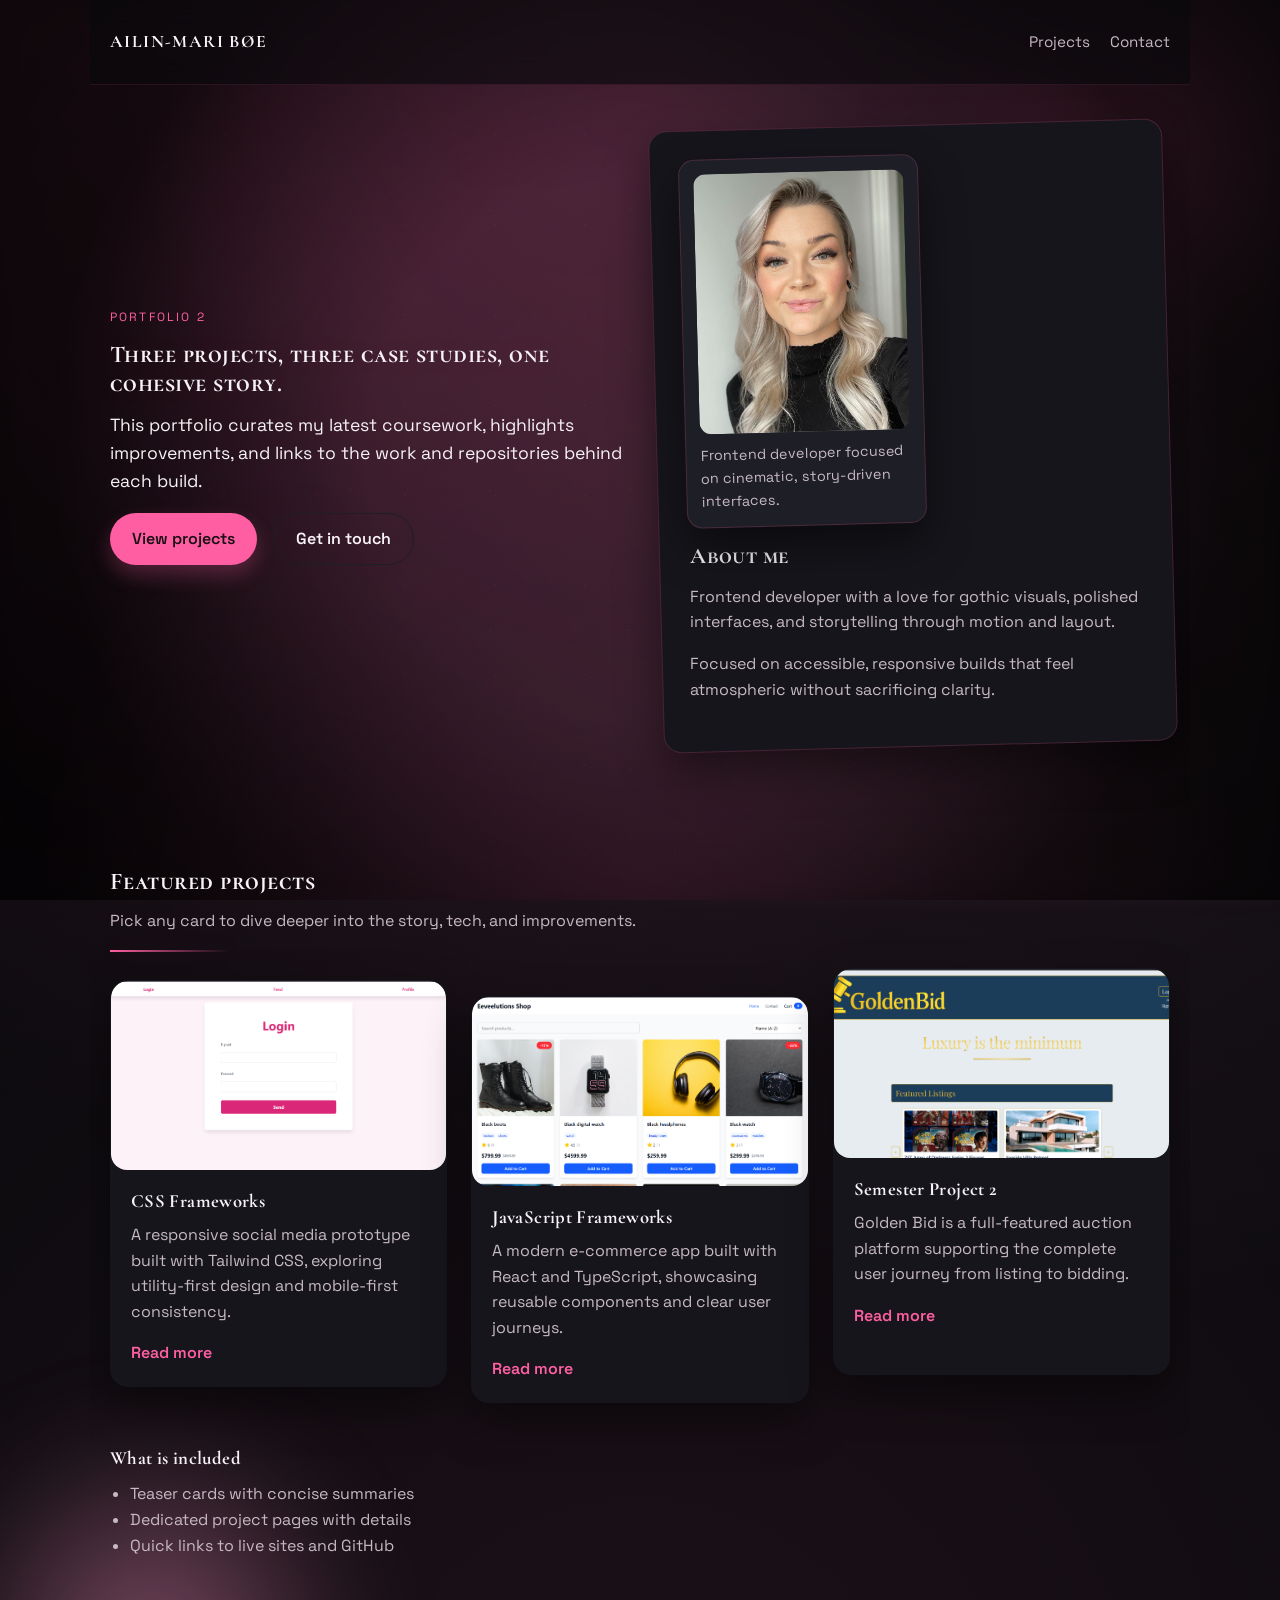
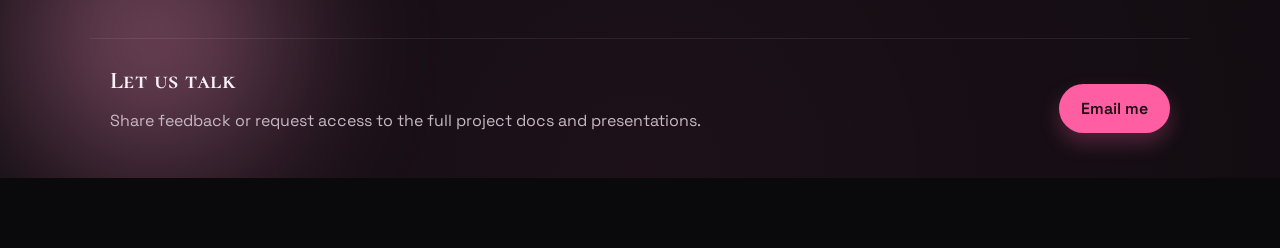
<file: index.html>
<!doctype html>
<html lang="en">
  <head>
    <meta charset="utf-8" />
    <meta name="viewport" content="width=device-width, initial-scale=1" />
    <title>Portfolio 2 | Ailin</title>
    <meta
      name="description"
      content="Portfolio 2 assignment with three featured projects and dedicated case study pages."
    />
    <link rel="preconnect" href="https://fonts.googleapis.com" />
    <link rel="preconnect" href="https://fonts.gstatic.com" crossorigin />
    <link
      href="https://fonts.googleapis.com/css2?family=Cormorant+Garamond:wght@500;600;700&family=Space+Grotesk:wght@400;500;600&display=swap"
      rel="stylesheet"
    />
    <link rel="stylesheet" href="css/styles.css" />
  </head>
  <body>
    <div class="bg-orb bg-orb--one" aria-hidden="true"></div>
    <div class="bg-orb bg-orb--two" aria-hidden="true"></div>
    <div class="teleport-flash" aria-hidden="true"></div>

    <header class="site-header">
      <a class="logo" href="index.html">Ailin-Mari Bøe</a>
      <nav class="site-nav" aria-label="Primary">
        <a href="#projects">Projects</a>
        <a href="#contact">Contact</a>
      </nav>
    </header>

    <main>
      <section class="hero">
        <div class="hero-text">
          <p class="eyebrow">Portfolio 2</p>
          <h1>Three projects, three case studies, one cohesive story.</h1>
          <p class="lead">
            This portfolio curates my latest coursework, highlights
            improvements, and links to the work and repositories behind each
            build.
          </p>
          <div class="hero-actions">
            <a class="btn" href="#projects">View projects</a>
            <a class="btn btn--ghost" href="#contact">Get in touch</a>
          </div>
        </div>
        <div class="hero-panel">
          <figure class="hero-portrait">
            <img src="assets/images/profile-pic.jpg" alt="Portrait of Ailin" />
            <figcaption>
              Frontend developer focused on cinematic, story-driven interfaces.
            </figcaption>
          </figure>
          <div class="hero-panel__card">
            <h2>About me</h2>
            <p>
              Frontend developer with a love for gothic visuals, polished
              interfaces, and storytelling through motion and layout.
            </p>
            <p>
              Focused on accessible, responsive builds that feel atmospheric
              without sacrificing clarity.
            </p>
          </div>
        </div>
      </section>

      <section id="projects" class="section">
        <div class="section-title">
          <h2>Featured projects</h2>
          <p>
            Pick any card to dive deeper into the story, tech, and improvements.
          </p>
        </div>

        <div class="card-grid">
          <a class="card" href="projects/css-frameworks.html">
            <img
              src="assets/images/css-frameworks.png"
              alt="CSS Frameworks project preview"
            />
            <div class="card-body">
              <h3>CSS Frameworks</h3>
              <p>
                A responsive social media prototype built with Tailwind CSS,
                exploring utility-first design and mobile-first consistency.
              </p>
              <span class="card-cta">Read more</span>
            </div>
          </a>

          <a class="card" href="projects/javascript-frameworks.html">
            <img
              src="assets/images/javascript-frameworks.png"
              alt="JavaScript Frameworks project preview"
            />
            <div class="card-body">
              <h3>JavaScript Frameworks</h3>
              <p>
                A modern e-commerce app built with React and TypeScript,
                showcasing reusable components and clear user journeys.
              </p>
              <span class="card-cta">Read more</span>
            </div>
          </a>

          <a class="card" href="projects/semester-project-2.html">
            <img
              src="assets/images/semester-project-2.png"
              alt="Semester Project 2 preview"
            />
            <div class="card-body">
              <h3>Semester Project 2</h3>
              <p>
                Golden Bid is a full-featured auction platform supporting the
                complete user journey from listing to bidding.
              </p>
              <span class="card-cta">Read more</span>
            </div>
          </a>
        </div>
      </section>

        <section class="included-content">
                <h3>What is included</h3>
          <ul>
            <li>Teaser cards with concise summaries</li>
            <li>Dedicated project pages with details</li>
            <li>Quick links to live sites and GitHub</li>
          </ul>
        </div>
        </section>
    </main>

    <footer id="contact" class="site-footer">
      <div>
        <h2>Let us talk</h2>
        <p>
          Share feedback or request access to the full project docs and
          presentations.
        </p>
      </div>
      <a class="btn" href="mailto:ailinmariboe@hotmail.com">Email me</a>
    </footer>

    <script type="module" src="js/main.js"></script>
  </body>
</html>
</file>
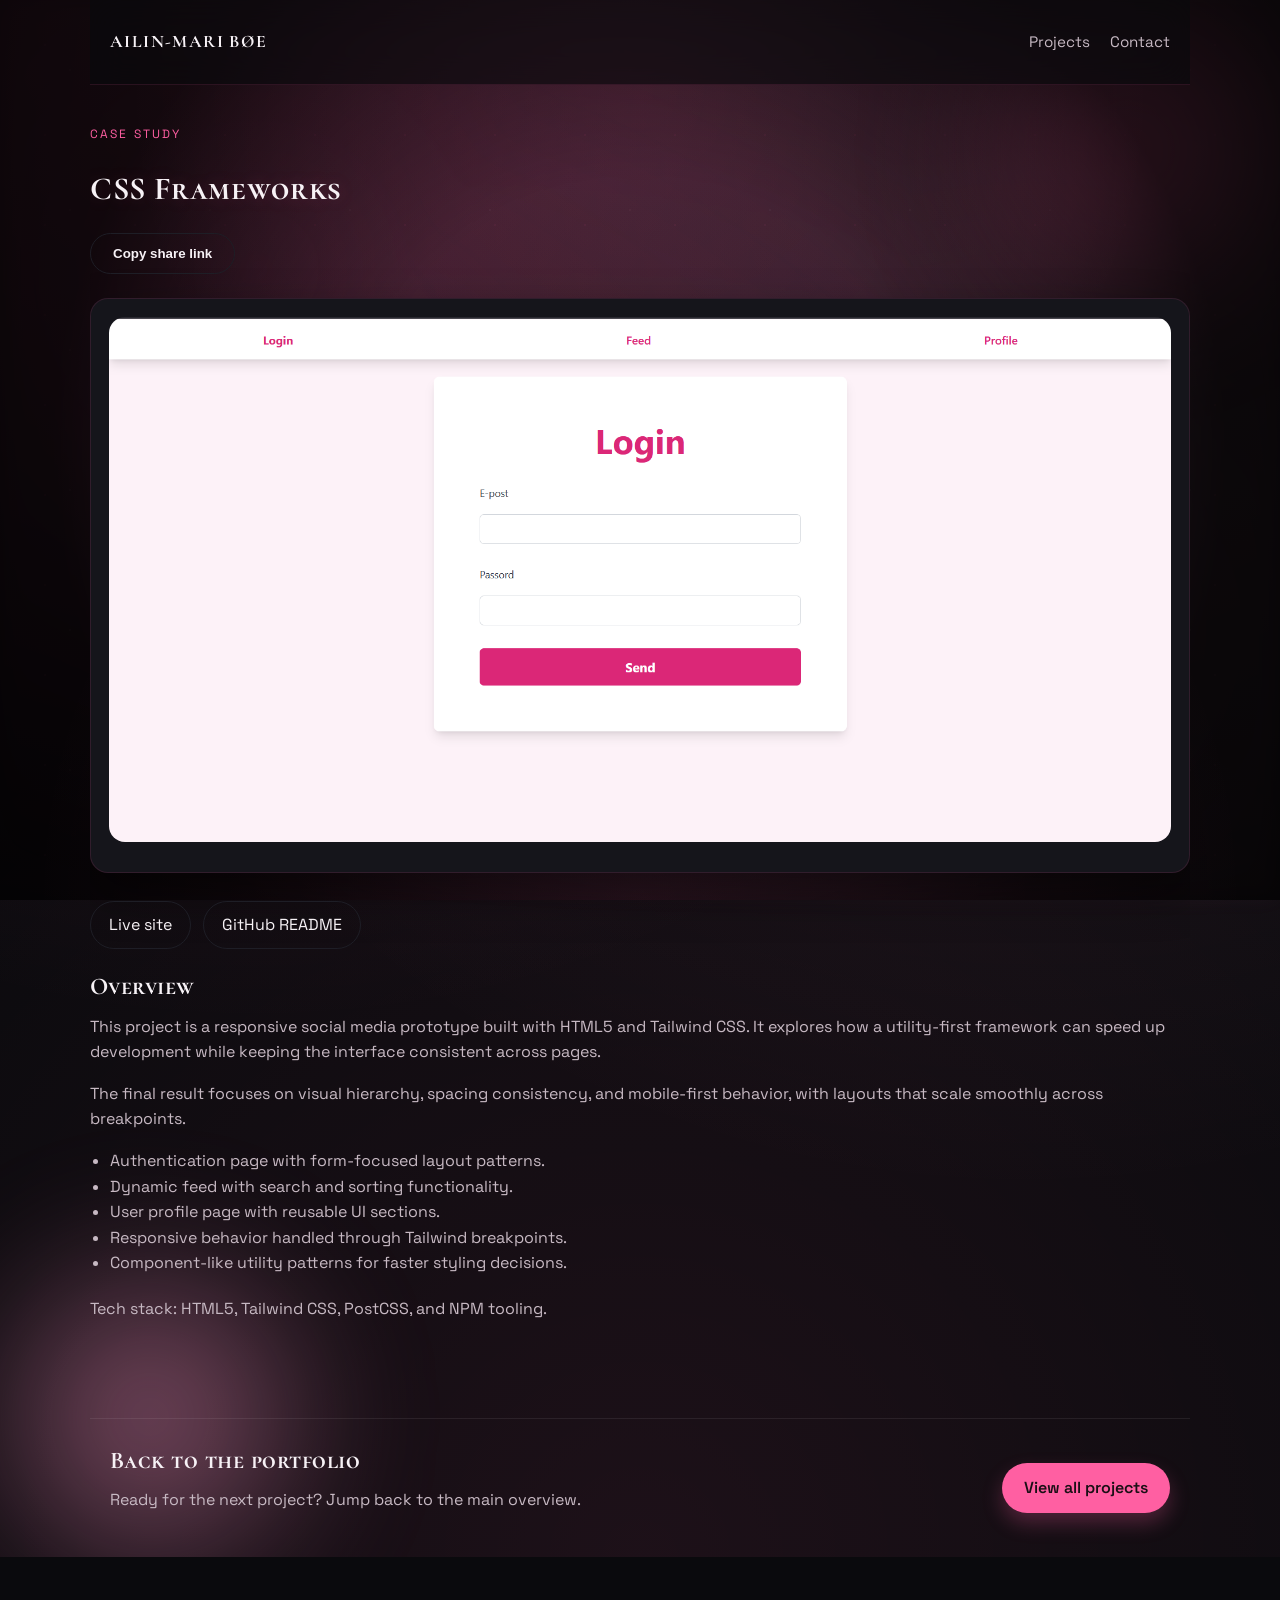
<file: projects/css-frameworks.html>
<!doctype html>
<html lang="en">
  <head>
    <meta charset="utf-8" />
    <meta name="viewport" content="width=device-width, initial-scale=1" />
    <title>CSS Frameworks | Portfolio 2</title>
    <meta
      name="description"
      content="Case study for the CSS Frameworks project."
    />
    <link rel="preconnect" href="https://fonts.googleapis.com" />
    <link rel="preconnect" href="https://fonts.gstatic.com" crossorigin />
    <link
      href="https://fonts.googleapis.com/css2?family=Cormorant+Garamond:wght@500;600;700&family=Space+Grotesk:wght@400;500;600&display=swap"
      rel="stylesheet"
    />
    <link rel="stylesheet" href="../css/styles.css" />
  </head>
  <body>
    <div class="bg-orb bg-orb--one" aria-hidden="true"></div>
    <div class="bg-orb bg-orb--two" aria-hidden="true"></div>
    <div class="teleport-flash" aria-hidden="true"></div>

    <header class="site-header">
      <a class="logo" href="../index.html">Ailin-Mari Bøe</a>
      <nav class="site-nav" aria-label="Primary">
        <a href="../index.html#projects">Projects</a>
        <a href="../index.html#contact">Contact</a>
      </nav>
    </header>

    <main class="article">
      <header class="article-header">
        <p class="eyebrow">Case study</p>
        <h1>CSS Frameworks</h1>
        <div class="article-actions">
          <button class="btn btn--ghost copy-link" data-copy>
            Copy share link
          </button>
          <span class="copy-status" aria-live="polite"></span>
        </div>
      </header>

      <figure class="article-figure">
        <img
          src="../assets/images/css-frameworks.png"
          alt="Preview of the CSS Frameworks project"
        />
        <figcaption>
          <!-- Landing page and feed interfaces redesigned with a consistent spacing
          system and improved typography to enhance readability and visual
          hierarchy. -->
        </figcaption>
      </figure>

      <section class="article-meta">
        <a
          class="meta-link"
          href="https://cssframework-ailin.netlify.app/"
          target="_blank"
          rel="noreferrer"
          >Live site</a
        >
        <a
          class="meta-link"
          href="https://github.com/AilinMari/framework-ca#readme"
          target="_blank"
          rel="noreferrer"
          >GitHub README</a
        >
      </section>

      <section class="article-content">
        <h2>Overview</h2>
        <p>
          This project is a responsive social media prototype built with HTML5
          and Tailwind CSS. It explores how a utility-first framework can speed
          up development while keeping the interface consistent across pages.
        </p>

        <p>
          The final result focuses on visual hierarchy, spacing consistency, and
          mobile-first behavior, with layouts that scale smoothly across
          breakpoints.
        </p>

        <ul>
          <li>Authentication page with form-focused layout patterns.</li>
          <li>Dynamic feed with search and sorting functionality.</li>
          <li>User profile page with reusable UI sections.</li>
          <li>Responsive behavior handled through Tailwind breakpoints.</li>
          <li>Component-like utility patterns for faster styling decisions.</li>
        </ul>

        <p>Tech stack: HTML5, Tailwind CSS, PostCSS, and NPM tooling.</p>
      </section>
    </main>

    <footer class="site-footer">
      <div>
        <h2>Back to the portfolio</h2>
        <p>Ready for the next project? Jump back to the main overview.</p>
      </div>
      <a class="btn" href="../index.html#projects">View all projects</a>
    </footer>

    <script type="module" src="../js/main.js"></script>
  </body>
</html>
</file>
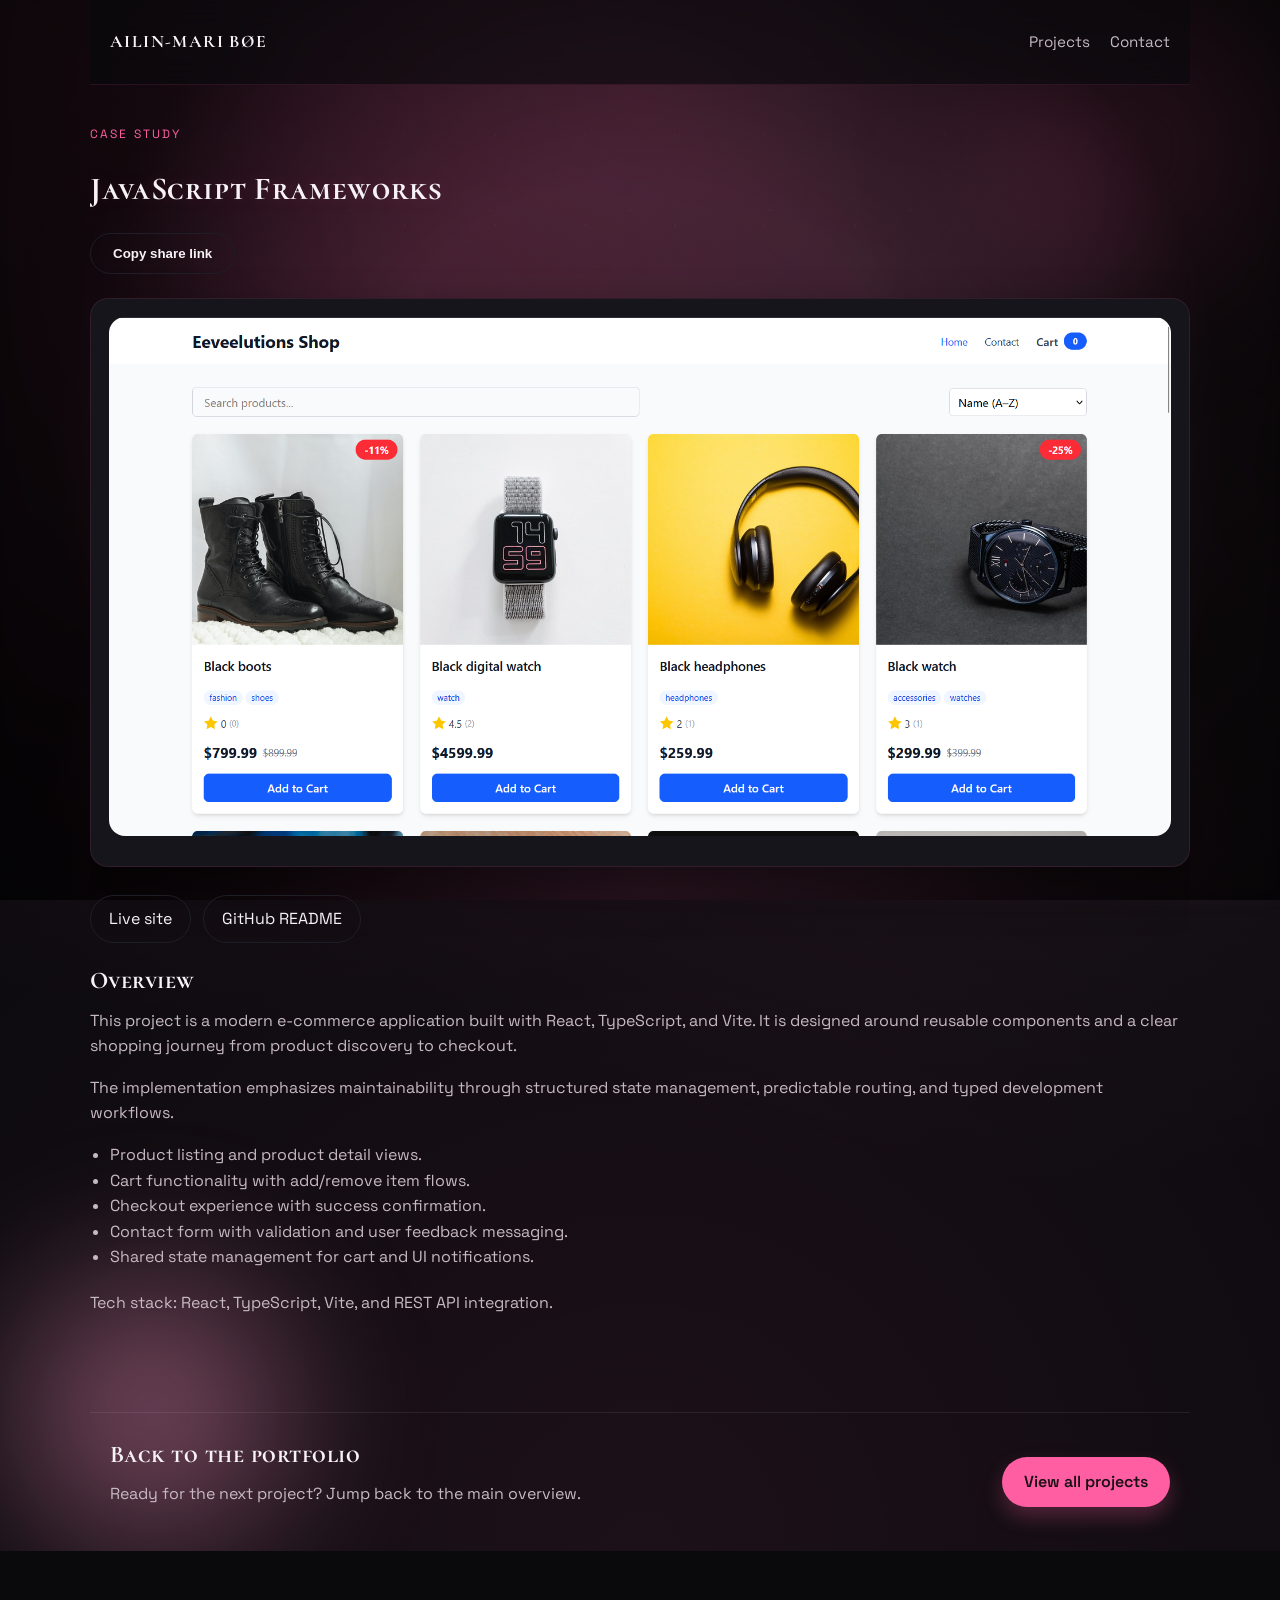
<file: projects/javascript-frameworks.html>
<!doctype html>
<html lang="en">
  <head>
    <meta charset="utf-8" />
    <meta name="viewport" content="width=device-width, initial-scale=1" />
    <title>JavaScript Frameworks | Portfolio 2</title>
    <meta
      name="description"
      content="Case study for the JavaScript Frameworks project."
    />
    <link rel="preconnect" href="https://fonts.googleapis.com" />
    <link rel="preconnect" href="https://fonts.gstatic.com" crossorigin />
    <link
      href="https://fonts.googleapis.com/css2?family=Cormorant+Garamond:wght@500;600;700&family=Space+Grotesk:wght@400;500;600&display=swap"
      rel="stylesheet"
    />
    <link rel="stylesheet" href="../css/styles.css" />
  </head>
  <body>
    <div class="bg-orb bg-orb--one" aria-hidden="true"></div>
    <div class="bg-orb bg-orb--two" aria-hidden="true"></div>
    <div class="teleport-flash" aria-hidden="true"></div>

    <header class="site-header">
      <a class="logo" href="../index.html">Ailin-Mari Bøe</a>
      <nav class="site-nav" aria-label="Primary">
        <a href="../index.html#projects">Projects</a>
        <a href="../index.html#contact">Contact</a>
      </nav>
    </header>

    <main class="article">
      <header class="article-header">
        <p class="eyebrow">Case study</p>
        <h1>JavaScript Frameworks</h1>
        <div class="article-actions">
          <button class="btn btn--ghost copy-link" data-copy>
            Copy share link
          </button>
          <span class="copy-status" aria-live="polite"></span>
        </div>
      </header>

      <figure class="article-figure">
        <img
          src="../assets/images/javascript-frameworks.png"
          alt="Preview of the JavaScript Frameworks project"
        />
        <figcaption>
          <!-- Landing page for the Javascript Frameworks project. -->
        </figcaption>
      </figure>

      <section class="article-meta">
        <a
          class="meta-link"
          href="https://eeveelutionsshop.netlify.app/"
          target="_blank"
          rel="noreferrer"
          >Live site</a
        >
        <a
          class="meta-link"
          href="https://github.com/NoroffFEU/jsfw-2025-v1-eeveelutions-supreme-jsfw#readme"
          target="_blank"
          rel="noreferrer"
          >GitHub README</a
        >
      </section>

      <section class="article-content">
        <h2>Overview</h2>
        <p>
          This project is a modern e-commerce application built with React,
          TypeScript, and Vite. It is designed around reusable components and a
          clear shopping journey from product discovery to checkout.
        </p>

        <p>
          The implementation emphasizes maintainability through structured state
          management, predictable routing, and typed development workflows.
        </p>

        <ul>
          <li>Product listing and product detail views.</li>
          <li>Cart functionality with add/remove item flows.</li>
          <li>Checkout experience with success confirmation.</li>
          <li>Contact form with validation and user feedback messaging.</li>
          <li>Shared state management for cart and UI notifications.</li>
        </ul>

        <p>Tech stack: React, TypeScript, Vite, and REST API integration.</p>
      </section>
    </main>

    <footer class="site-footer">
      <div>
        <h2>Back to the portfolio</h2>
        <p>Ready for the next project? Jump back to the main overview.</p>
      </div>
      <a class="btn" href="../index.html#projects">View all projects</a>
    </footer>

    <script type="module" src="../js/main.js"></script>
  </body>
</html>
</file>
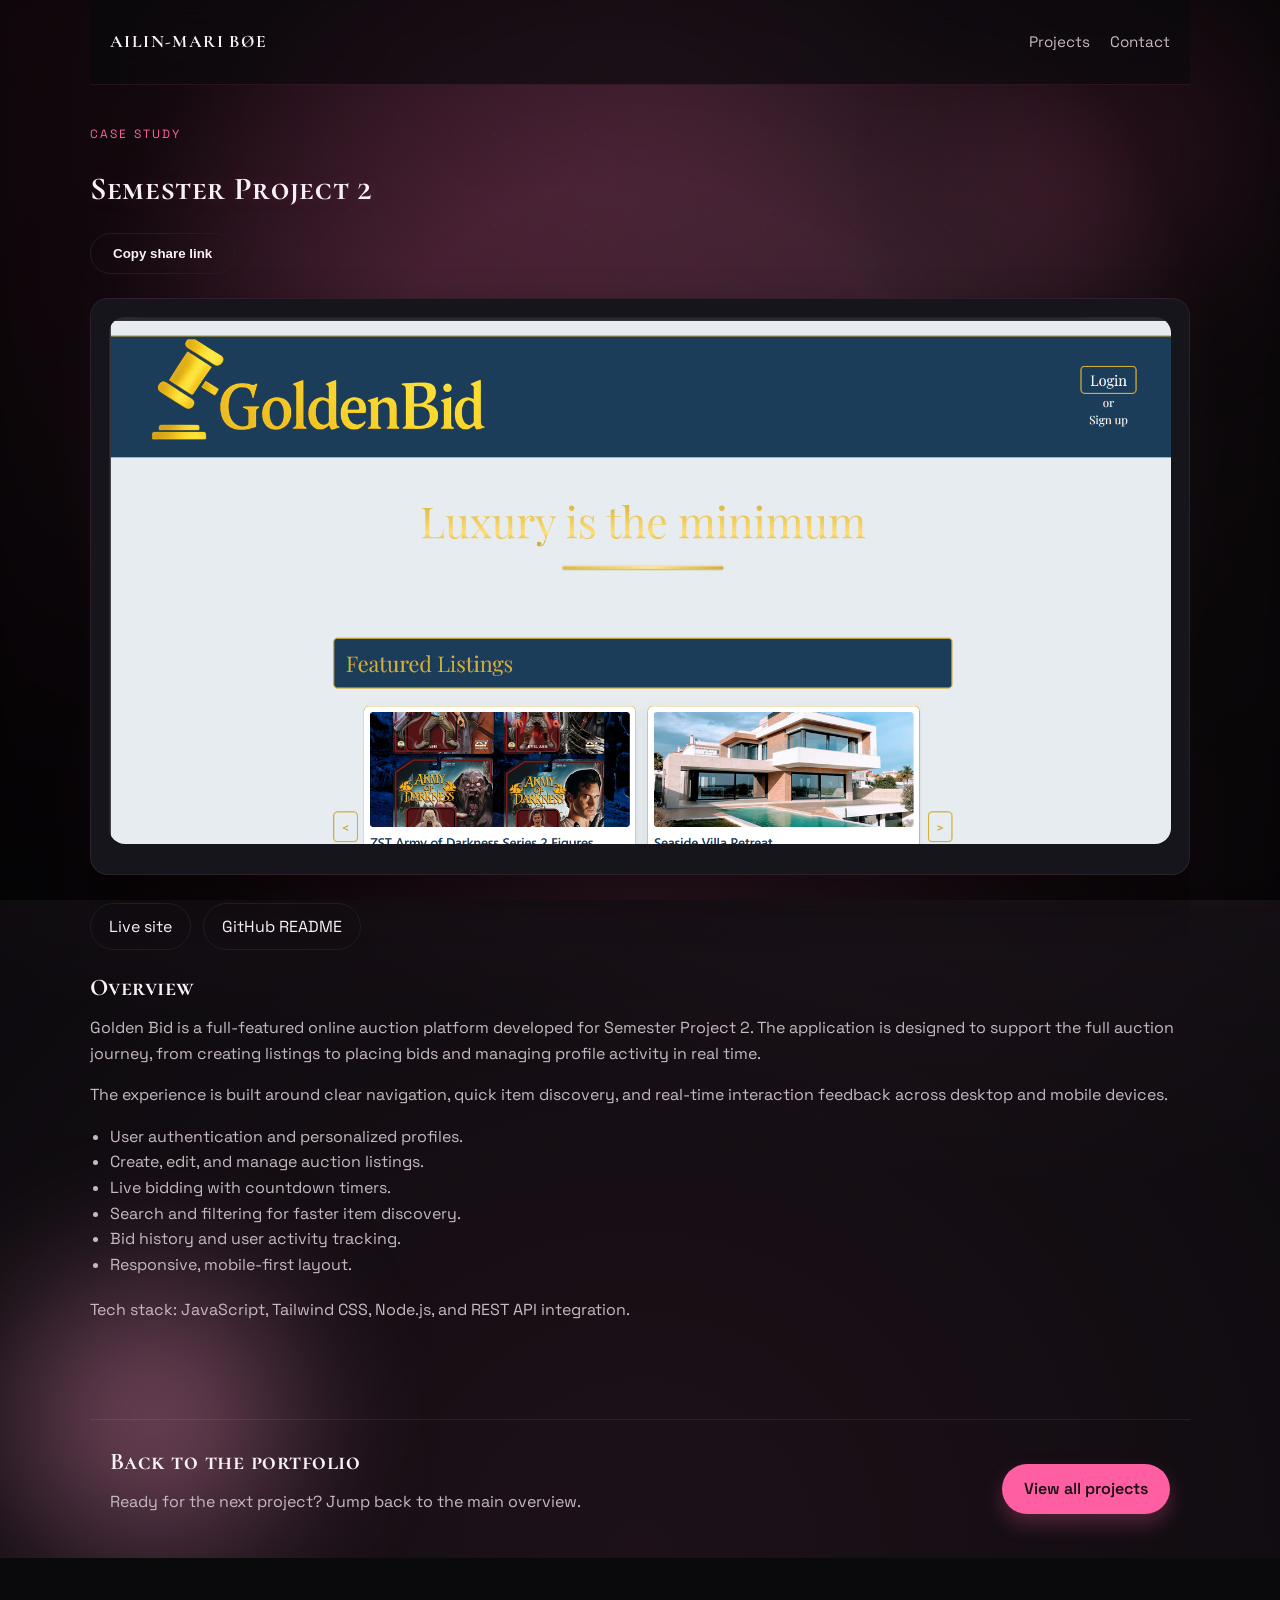
<file: projects/semester-project-2.html>
<!doctype html>
<html lang="en">
  <head>
    <meta charset="utf-8" />
    <meta name="viewport" content="width=device-width, initial-scale=1" />
    <title>Semester Project 2 | Portfolio 2</title>
    <meta name="description" content="Case study for the Semester Project 2." />
    <link rel="preconnect" href="https://fonts.googleapis.com" />
    <link rel="preconnect" href="https://fonts.gstatic.com" crossorigin />
    <link
      href="https://fonts.googleapis.com/css2?family=Cormorant+Garamond:wght@500;600;700&family=Space+Grotesk:wght@400;500;600&display=swap"
      rel="stylesheet"
    />
    <link rel="stylesheet" href="../css/styles.css" />
  </head>
  <body>
    <div class="bg-orb bg-orb--one" aria-hidden="true"></div>
    <div class="bg-orb bg-orb--two" aria-hidden="true"></div>
    <div class="teleport-flash" aria-hidden="true"></div>

    <header class="site-header">
      <a class="logo" href="../index.html">Ailin-Mari Bøe</a>
      <nav class="site-nav" aria-label="Primary">
        <a href="../index.html#projects">Projects</a>
        <a href="../index.html#contact">Contact</a>
      </nav>
    </header>

    <main class="article">
      <header class="article-header">
        <p class="eyebrow">Case study</p>
        <h1>Semester Project 2</h1>
        <div class="article-actions">
          <button class="btn btn--ghost copy-link" data-copy>
            Copy share link
          </button>
          <span class="copy-status" aria-live="polite"></span>
        </div>
      </header>

      <figure class="article-figure">
        <img
          src="../assets/images/semester-project-2.png"
          alt="Preview of the Semester Project 2"
        />
        <figcaption>
          <!-- Navigation and content flow updated to guide users through the primary
          task path. -->
        </figcaption>
      </figure>

      <section class="article-meta">
        <a
          class="meta-link"
          href="https://goldenbid.vercel.app/"
          target="_blank"
          rel="noreferrer"
          >Live site</a
        >
        <a
          class="meta-link"
          href="https://github.com/AilinMari/SP2#readme"
          target="_blank"
          rel="noreferrer"
          >GitHub README</a
        >
      </section>

      <section class="article-content">
        <h2>Overview</h2>
        <p>
          Golden Bid is a full-featured online auction platform developed for
          Semester Project 2. The application is designed to support the full
          auction journey, from creating listings to placing bids and managing
          profile activity in real time.
        </p>

        <p>
          The experience is built around clear navigation, quick item discovery,
          and real-time interaction feedback across desktop and mobile devices.
        </p>

        <ul>
          <li>User authentication and personalized profiles.</li>
          <li>Create, edit, and manage auction listings.</li>
          <li>Live bidding with countdown timers.</li>
          <li>Search and filtering for faster item discovery.</li>
          <li>Bid history and user activity tracking.</li>
          <li>Responsive, mobile-first layout.</li>
        </ul>

        <p>
          Tech stack: JavaScript, Tailwind CSS, Node.js, and REST API
          integration.
        </p>
      </section>
    </main>

    <footer class="site-footer">
      <div>
        <h2>Back to the portfolio</h2>
        <p>Ready for the next project? Jump back to the main overview.</p>
      </div>
      <a class="btn" href="../index.html#projects">View all projects</a>
    </footer>

    <script type="module" src="../js/main.js"></script>
  </body>
</html>
</file>
<file: css/styles.css>
:root {
  color-scheme: dark;
  --bg: #0a0a0d;
  --bg-alt: #131318;
  --surface: #15151b;
  --surface-soft: #1e1e26;
  --text: #f7f2f6;
  --text-muted: #c7b9c3;
  --accent: #ff5fa2;
  --accent-deep: #e13b85;
  --ring: rgba(255, 95, 162, 0.4);
  --glow: rgba(255, 95, 162, 0.18);
  --shadow: 0 20px 45px rgba(0, 0, 0, 0.45);
  --radius: 18px;
  --max-width: 1100px;
}

*,
*::before,
*::after {
  box-sizing: border-box;
}

html {
  overflow-x: hidden;
}

body {
  margin: 0;
  font-family: "Space Grotesk", "Segoe UI", sans-serif;
  background-color: var(--bg);
  background-image:
    radial-gradient(
      circle at 20% 0%,
      rgba(255, 95, 162, 0.18),
      transparent 55%
    ),
    radial-gradient(
      circle at 80% 10%,
      rgba(255, 154, 200, 0.12),
      transparent 60%
    ),
    radial-gradient(
      circle at 50% 100%,
      rgba(255, 95, 162, 0.08),
      transparent 60%
    ),
    linear-gradient(
      180deg,
      rgba(10, 10, 13, 0.4) 0%,
      rgba(10, 10, 13, 0.9) 55%,
      rgba(10, 10, 13, 1) 100%
    );
  background-size:
    100% 100%,
    100% 100%,
    100% 100%,
    100% 100%;
  color: var(--text);
  min-height: 100vh;
  line-height: 1.6;
  position: relative;
  overflow-x: hidden;
  width: 100%;
  max-width: 100vw;
}

body::before,
body::after {
  content: "";
  position: fixed;
  inset: 0;
  pointer-events: none;
  z-index: -2;
}

body::before {
  background-image:
    radial-gradient(circle, rgba(255, 95, 162, 0.35) 0.6px, transparent 1px),
    radial-gradient(circle, rgba(255, 247, 252, 0.3) 0.5px, transparent 1px);
  background-size:
    90px 90px,
    140px 140px;
  opacity: 0.2;
}

body::after {
  background:
    radial-gradient(
      circle at 20% 30%,
      rgba(255, 95, 162, 0.18),
      transparent 55%
    ),
    radial-gradient(
      circle at 80% 70%,
      rgba(255, 154, 200, 0.16),
      transparent 60%
    );
  filter: blur(12px);
  opacity: 0.45;
}

main::before {
  content: "";
  position: fixed;
  inset: 0;
  pointer-events: none;
  z-index: -1;
  background:
    radial-gradient(
      circle at 50% 10%,
      rgba(255, 95, 162, 0.08),
      transparent 50%
    ),
    radial-gradient(
      circle at 50% 100%,
      rgba(255, 95, 162, 0.1),
      transparent 55%
    ),
    radial-gradient(circle at 50% 50%, transparent 35%, rgba(0, 0, 0, 0.7) 75%);
  mix-blend-mode: normal;
}

img {
  max-width: 100%;
  display: block;
  border-radius: 16px;
  font-size: 0;
  color: transparent;
}

a {
  color: inherit;
  text-decoration: none;
}

h1,
h2,
h3 {
  font-family: "Cormorant Garamond", "Georgia", serif;
  margin: 0 0 12px;
  line-height: 1.2;
  letter-spacing: 0.02em;
}

h1,
h2 {
  font-variant: small-caps;
}

h1 {
  font-weight: 700;
}

p {
  margin: 0 0 16px;
  color: var(--text-muted);
}

ul {
  margin: 0;
  padding-left: 20px;
  color: var(--text-muted);
}

.bg-orb {
  position: absolute;
  width: min(420px, 80vw);
  height: min(420px, 80vw);
  border-radius: 50%;
  filter: blur(60px);
  opacity: 0.5;
  z-index: -1;
  animation: orbFloat 16s ease-in-out infinite;
}

.bg-orb--one {
  top: -60px;
  right: -60px;
  background: radial-gradient(circle, #ff5fa2 0%, rgba(255, 95, 162, 0) 65%);
  animation-delay: -2s;
}

.bg-orb--two {
  bottom: -70px;
  left: -60px;
  background: radial-gradient(circle, #ff9ac8 0%, rgba(255, 154, 200, 0) 70%);
  animation-delay: -5s;
}

.site-header,
.site-footer {
  max-width: var(--max-width);
  margin: 0 auto;
  padding: 28px 20px;
  display: flex;
  align-items: center;
  justify-content: space-between;
  gap: 24px;
  width: 100%;
}

.site-header {
  position: sticky;
  top: 0;
  backdrop-filter: blur(16px);
  background: rgba(10, 10, 13, 0.65);
  border-bottom: 1px solid rgba(255, 95, 162, 0.12);
  z-index: 10;
}

.logo {
  font-size: 1.1rem;
  font-weight: 700;
  letter-spacing: 0.08em;
  text-transform: uppercase;
  font-family: "Cormorant Garamond", "Georgia", serif;
}

.site-nav {
  display: flex;
  gap: 20px;
  font-size: 0.95rem;
}

.site-nav a {
  color: var(--text-muted);
  transition: color 0.2s ease;
}

.site-nav a:hover,
.site-nav a:focus-visible {
  color: var(--text);
}

main {
  max-width: var(--max-width);
  margin: 0 auto;
  padding: 0 20px 80px;
  width: 100%;
  overflow-x: hidden;
}

.hero {
  display: grid;
  grid-template-columns: repeat(auto-fit, minmax(min(260px, 100%), 1fr));
  gap: 32px;
  padding: 40px 0 80px;
  align-items: center;
  position: relative;
  width: 100%;
}

.hero-text h1 {
  text-shadow: 0 0 24px var(--glow);
}

.eyebrow {
  text-transform: uppercase;
  letter-spacing: 0.18em;
  font-size: 0.75rem;
  color: var(--accent);
  margin-bottom: 14px;
}

.lead {
  font-size: 1.1rem;
  color: var(--text);
  max-width: 520px;
}

.hero-actions {
  display: flex;
  gap: 16px;
  flex-wrap: wrap;
  margin-top: 18px;
}

.btn {
  display: inline-flex;
  align-items: center;
  justify-content: center;
  padding: 12px 22px;
  border-radius: 999px;
  background: var(--accent);
  color: #1a0f15;
  font-weight: 600;
  border: none;
  cursor: pointer;
  transition:
    transform 0.2s ease,
    box-shadow 0.2s ease;
  box-shadow: 0 10px 20px rgba(255, 95, 162, 0.25);
  position: relative;
  overflow: hidden;
}

.btn:hover,
.btn:focus-visible {
  transform: translateY(-2px);
  box-shadow: 0 16px 24px rgba(255, 95, 162, 0.35);
}

.btn::after {
  content: "";
  position: absolute;
  inset: 0;
  background: linear-gradient(
    120deg,
    transparent,
    rgba(255, 255, 255, 0.35),
    transparent
  );
  transform: translateX(-120%);
  transition: transform 0.5s ease;
}

.btn:hover::after,
.btn:focus-visible::after {
  transform: translateX(120%);
}

.btn--ghost {
  background: transparent;
  color: var(--text);
  border: 1px solid var(--surface-soft);
  box-shadow: none;
}

.hero-panel {
  background: var(--surface);
  border-radius: var(--radius);
  padding: 28px;
  box-shadow: var(--shadow);
  animation: floatIn 0.8s ease;
  transform: rotate(-1.5deg);
  border: 1px solid rgba(255, 95, 162, 0.2);
  display: grid;
  gap: 20px;
}

.hero-panel__card h2 {
  font-size: 1.4rem;
  margin-bottom: 14px;
}

.hero-panel__card {
  transform: rotate(1.5deg);
}

.hero-portrait {
  margin: 0;
  background: var(--surface-soft);
  padding: 14px;
  border-radius: 16px;
  border: 1px solid rgba(255, 95, 162, 0.2);
  box-shadow: var(--shadow);
  position: relative;
  z-index: 2;
  max-width: 240px;
}

.hero-portrait img {
  border-radius: 12px;
  height: 260px;
  object-fit: cover;
  width: 100%;
}

.hero-portrait figcaption {
  margin-top: 10px;
  font-size: 0.9rem;
  color: var(--text-muted);
}

.section {
  padding: 40px 0 60px;
}

.section-title {
  margin-bottom: 28px;
  position: relative;
}

.section-title::after {
  content: "";
  display: block;
  width: 120px;
  height: 2px;
  margin-top: 12px;
  background: linear-gradient(90deg, var(--accent), transparent);
  box-shadow: 0 0 20px var(--glow);
}

.card-grid {
  display: grid;
  grid-template-columns: repeat(auto-fit, minmax(min(240px, 100%), 1fr));
  gap: 24px;
  width: 100%;
}

.card {
  background: var(--surface);
  border-radius: var(--radius);
  overflow: hidden;
  box-shadow: var(--shadow);
  display: flex;
  flex-direction: column;
  min-height: 100%;
  transition:
    transform 0.2s ease,
    border-color 0.2s ease,
    box-shadow 0.2s ease;
  border: 1px solid transparent;
  animation: fadeUp 0.7s ease;
  position: relative;
  transform: translateY(var(--card-lift, 0));
}

.card img {
  aspect-ratio: 16 / 9;
  object-fit: cover;
  width: 100%;
  background:
    radial-gradient(
      circle at 30% 20%,
      rgba(255, 95, 162, 0.2),
      transparent 55%
    ),
    linear-gradient(180deg, rgba(16, 16, 22, 0.9), rgba(6, 6, 10, 0.95));
}

.card:hover,
.card:focus-visible {
  transform: translateY(calc(var(--card-lift, 0) - 6px));
  border-color: var(--accent);
  box-shadow:
    0 22px 40px rgba(0, 0, 0, 0.55),
    0 0 32px var(--glow);
}

.card::before {
  content: "";
  position: absolute;
  inset: 0;
  background: linear-gradient(
    150deg,
    rgba(255, 95, 162, 0.15),
    transparent 55%
  );
  opacity: 0;
  transition: opacity 0.3s ease;
}

.card::after {
  content: "";
  position: absolute;
  inset: 12px;
  border-radius: 14px;
  border: 1px dashed rgba(255, 95, 162, 0.4);
  opacity: 0;
  transition: opacity 0.3s ease;
  pointer-events: none;
}

.card:hover::before,
.card:focus-visible::before,
.card:hover::after,
.card:focus-visible::after {
  opacity: 1;
}

.card-body {
  padding: 20px;
}

.card-body h3 {
  margin-bottom: 10px;
}

.card-cta {
  display: inline-flex;
  align-items: center;
  gap: 8px;
  font-weight: 600;
  color: var(--accent);
}

.about-grid {
  display: grid;
  grid-template-columns: repeat(auto-fit, minmax(min(220px, 100%), 1fr));
  gap: 24px;
  width: 100%;
}

.about-grid h3 {
  margin-bottom: 10px;
}

.site-footer {
  border-top: 1px solid rgba(255, 255, 255, 0.08);
}

.article {
  padding: 20px 0 80px;
  position: relative;
}

.article-header {
  display: flex;
  flex-direction: column;
  gap: 12px;
  padding: 20px 0 24px;
}

.article-header h1 {
  text-shadow: 0 0 18px var(--glow);
}

.article-actions {
  display: flex;
  align-items: center;
  gap: 16px;
}

.copy-status {
  font-size: 0.9rem;
  color: var(--text-muted);
}

.article-figure {
  margin: 0 0 28px;
  background: var(--surface);
  padding: 18px;
  border-radius: var(--radius);
  box-shadow: var(--shadow);
  border: 1px solid rgba(255, 95, 162, 0.12);
}

.article-figure figcaption {
  color: var(--text-muted);
  font-size: 0.9rem;
  margin-top: 12px;
}

.article-meta {
  display: flex;
  flex-wrap: wrap;
  gap: 12px;
  margin-bottom: 24px;
}

.meta-link {
  padding: 10px 18px;
  border-radius: 999px;
  border: 1px solid var(--surface-soft);
  color: var(--text);
  transition:
    border-color 0.2s ease,
    color 0.2s ease;
}

.meta-link:hover,
.meta-link:focus-visible {
  border-color: var(--accent);
  color: var(--accent);
}

.article-content ul {
  margin: 0 0 20px;
}

body {
  transition:
    opacity 0.25s ease,
    transform 0.25s ease;
}

body.page-transition-out {
  opacity: 0;
  transform: scale(0.98);
  filter: blur(1px);
}

body.page-transition-in {
  animation: teleportIn 0.35s ease;
}

.teleport-flash {
  position: fixed;
  inset: 0;
  pointer-events: none;
  background: radial-gradient(
    circle at 50% 50%,
    rgba(255, 95, 162, 0.7),
    rgba(10, 10, 13, 0) 60%
  );
  opacity: 0;
  transform: scale(0.6);
  transition:
    opacity 0.25s ease,
    transform 0.25s ease;
  z-index: 20;
  mix-blend-mode: screen;
}

body.page-transition-out .teleport-flash {
  opacity: 1;
  transform: scale(1.2);
}

@keyframes fadeUp {
  from {
    opacity: 0;
    transform: translateY(18px);
  }
  to {
    opacity: 1;
    transform: translateY(0);
  }
}

@keyframes orbFloat {
  0%,
  100% {
    transform: translateY(0);
  }
  50% {
    transform: translateY(20px);
  }
}

@keyframes teleportIn {
  0% {
    opacity: 0;
    transform: scale(1.01);
  }
  100% {
    opacity: 1;
    transform: scale(1);
  }
}

@keyframes floatIn {
  from {
    opacity: 0;
    transform: translateY(24px);
  }
  to {
    opacity: 1;
    transform: translateY(0);
  }
}

@media (max-width: 768px) {
  .site-header,
  .site-footer {
    flex-direction: column;
    align-items: flex-start;
    padding: 20px 16px;
  }

  main {
    padding: 0 16px 60px;
  }

  .hero {
    gap: 24px;
    padding: 30px 0 60px;
  }

  .article-actions {
    flex-direction: column;
    align-items: flex-start;
  }

  .hero-portrait--float {
    position: static;
    width: 100%;
    transform: none;
  }

  .hero-portrait {
    max-width: 100%;
  }

  .card-grid {
    gap: 20px;
  }
}

@media (min-width: 900px) {
  .card:nth-child(2) {
    --card-lift: 16px;
  }

  .card:nth-child(3) {
    --card-lift: -12px;
  }
}
</file>
